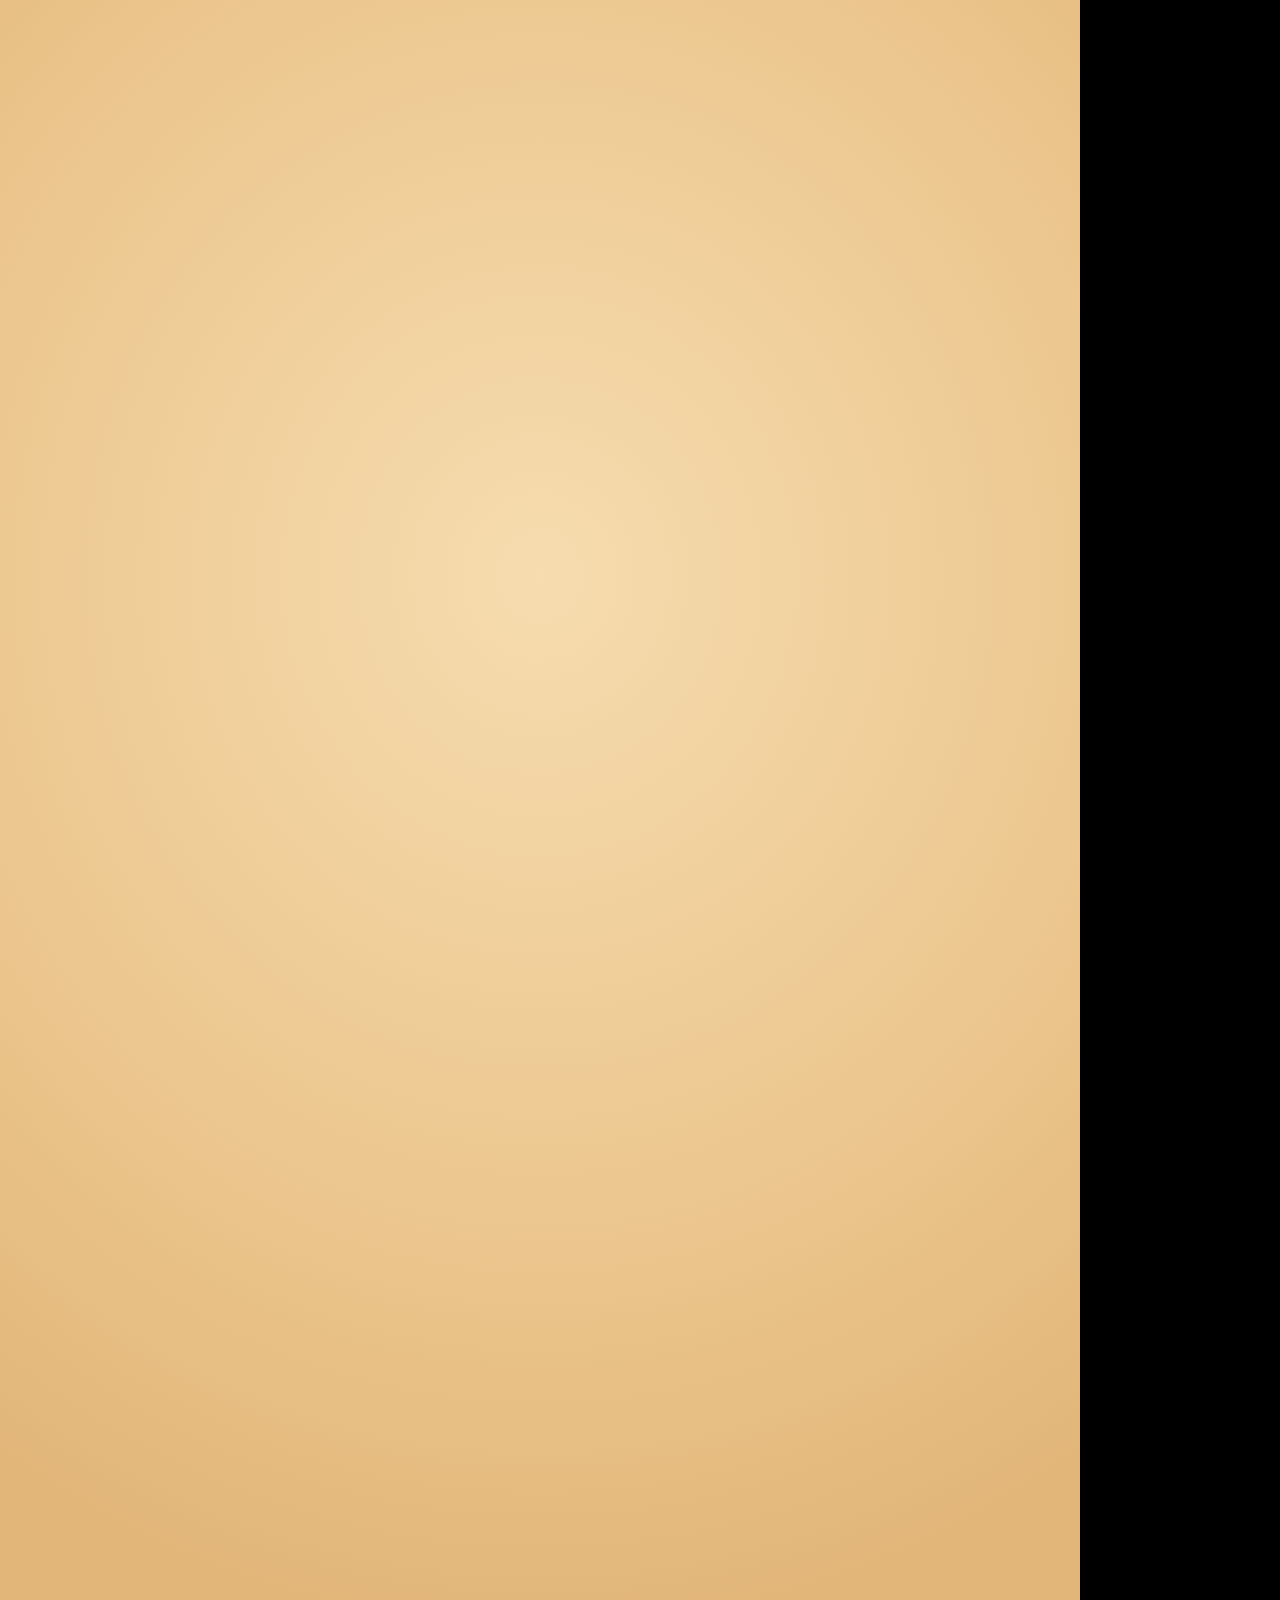
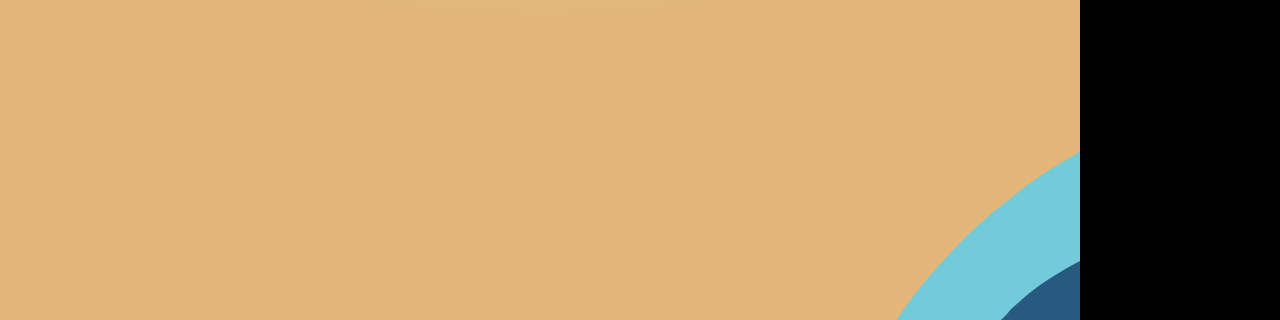
<file: promo/comp-v4.html>
<!doctype html>
<html lang="zh-CN">
<head>
<meta charset="utf-8">
<title>Contexta 30s · 竖屏宣传短片 v4（学习伙伴）</title>
<!--
  30 秒 1080×1920 竖屏短片 v4。每一帧都是时间 t 的纯函数：window.__seek(t)。
  主角是小程序里的免费学习伙伴「读书机器人」，其他伙伴客串；角色均为 contexta-server 素材包里的分层 SVG。
  故事：猛背 evidence 37 遍 → 论文里它是动词，当场懵掉 → 大家都这样 → 「不是没背，是没在语境里见过它」→
  小程序做一道语境题（约 3.5 秒，全片唯一的产品画面）→ 再遇见：论文、实验记录、数据里都认得 → 伙伴们 → 落版。
  英文句子与词义取自 contexta-server 本地库中已审核的 evidence / analyze 内容；场景画面为宣传绘制的示意。
  预览：浏览器打开本文件并加 ?play。
-->
<style>
@font-face { font-family: "Satoshi"; src: url("../assets/fonts/satoshi-latin-500-normal.woff2"); font-weight: 500; }
@font-face { font-family: "Satoshi"; src: url("../assets/fonts/satoshi-latin-700-normal.woff2"); font-weight: 700; }
@font-face { font-family: "Satoshi"; src: url("../assets/fonts/satoshi-latin-900-normal.woff2"); font-weight: 900; }
@font-face { font-family: "Tsanger YuYang"; src: url("fonts/tsanger-yuyang-400.subset.woff2"); font-weight: 400; }
@font-face { font-family: "Tsanger YuYang"; src: url("fonts/tsanger-yuyang-700.subset.woff2"); font-weight: 700; }
@font-face { font-family: "Libre Baskerville"; src: url("fonts/librebaskerville-LibreBaskerville.ttf"); font-weight: 400 700; }
@font-face { font-family: "Libre Baskerville"; src: url("fonts/librebaskerville-LibreBaskerville-Italic.ttf"); font-weight: 400 700; font-style: italic; }
@font-face { font-family: "Caveat"; src: url("fonts/caveat-Caveat.ttf"); font-weight: 400 700; }

:root {
  --ink: #1f2a33; --ivory: #fcf9e8; --canvas: #252825; --night: #1c1f1c;
  --sun: #f2b544; --red: #e5484d; --green: #7bc7a4; --violet: #9a90ba;
  --cn: "Tsanger YuYang", "PingFang SC", sans-serif;
  --en: "Satoshi", "Helvetica Neue", sans-serif;
  --serif: "Libre Baskerville", Georgia, serif;
  --hand: "Caveat", "Tsanger YuYang", cursive;
}
* { box-sizing: border-box; margin: 0; padding: 0; }
html, body { width: 1080px; height: 1920px; overflow: hidden; background: #000; }
body { font-family: var(--cn); color: var(--ink); -webkit-font-smoothing: antialiased; }
#frame { position: relative; width: 1080px; height: 1920px; overflow: hidden; background: var(--night); }
#shake { position: absolute; inset: 0; }
.scene { position: absolute; inset: 0; overflow: hidden; display: none; }
.abs { position: absolute; }

/* 学习伙伴：分层 SVG，眼睛与手绕各自的转轴变换 */
.buddy { position: absolute; left: 0; top: 0; transform-origin: 50% 100%; }
.buddy img { position: absolute; inset: 0; width: 100%; height: 100%; display: block; }
.buddy .add { position: absolute; }

/* 贴纸字幕 */
.sticker { position: absolute; left: 0; width: 1080px; text-align: center; font: 700 92px/1.18 var(--cn); color: #fff; letter-spacing: .01em; visibility: hidden; white-space: nowrap; }
.sticker em { font-style: normal; }
.sticker .en { font-family: var(--en); font-weight: 900; }

/* 1. 猛背 */
#s-cram { background: radial-gradient(90% 55% at 50% 30%, #f6dcaf 0%, #ecc78f 60%, #e2b679 100%); }
.fcard { position: absolute; left: 160px; top: 430px; width: 760px; height: 470px; border-radius: 44px; background: #fffdf6; box-shadow: 0 28px 0 -6px rgba(31,42,51,.12), 0 40px 80px -30px rgba(80,50,10,.45); display: flex; flex-direction: column; align-items: center; justify-content: center; gap: 22px; }
.fcard .w { font: 900 138px/1 var(--en); letter-spacing: -.02em; color: var(--ink); }
.fcard .m { font: 700 64px/1 var(--cn); color: #6b5a3c; }
.fcard .m i { font: 900 58px/1 var(--en); font-style: normal; margin-right: 18px; color: #a0896a; }
.fcard .sweep { position: absolute; inset: 0; border-radius: 44px; background: linear-gradient(100deg, transparent 30%, rgba(255,255,255,.9) 50%, transparent 70%); opacity: 0; }
.badge { position: absolute; right: -46px; top: -58px; min-width: 190px; height: 132px; padding: 0 30px; border-radius: 70px; background: var(--red); color: #fff; font: 900 82px/132px var(--en); text-align: center; box-shadow: 0 10px 0 #b8323a; transform-origin: 50% 50%; }
.spark { position: absolute; width: 90px; height: 90px; }
.spark path { fill: #fff; }

/* 2. 论文 */
#s-paper { background: #f4efe2; }
#paper-cam { position: absolute; left: 0; top: 0; width: 1080px; height: 1920px; transform-origin: 0 0; }
#paper-cam .rule { position: absolute; left: 0; right: 0; height: 2px; background: rgba(43,42,38,.07); }
.pp-kick { position: absolute; left: 100px; top: 540px; font: 700 26px/1 var(--en); letter-spacing: .28em; color: #a8452b; }
.pp-title { position: absolute; left: 100px; top: 590px; width: 880px; font: italic 400 60px/1.2 var(--serif); color: #2b2a26; }
.pp-body { position: absolute; left: 100px; top: 800px; width: 880px; font: 400 50px/1.62 var(--serif); color: #2b2a26; }
.pp-body .gray { color: rgba(43,42,38,.32); }
.tw { position: relative; display: inline-block; }
.mk { position: absolute; left: -8px; right: -8px; top: 10%; bottom: 4%; border-radius: 8px; background: #ffd84a; transform-origin: 0 50%; z-index: -1; }
.hand-note { position: absolute; font: 700 76px/1 var(--hand); color: #c4322b; white-space: nowrap; }
#pp-note { padding: 10px 22px 14px; border-radius: 14px; background: #fff8dc; box-shadow: 0 10px 24px -12px rgba(43,42,38,.45); font-size: 64px; }
#pp-under { position: absolute; overflow: visible; }
#pp-under path { fill: none; stroke: #c4322b; stroke-width: 7; stroke-linecap: round; }
#pp-dim { position: absolute; inset: 0; background: rgba(28,31,28,.55); }
.qmark { position: absolute; font: 900 150px/1 var(--en); color: #fff; }

/* 3. 加载 */
#s-load { background: var(--night); }
.ld-label { position: absolute; left: 0; width: 1080px; top: 640px; text-align: center; font: 700 70px/1 var(--cn); color: var(--ivory); }
.ld-bar { position: absolute; left: 190px; top: 780px; width: 700px; height: 64px; border-radius: 40px; border: 6px solid var(--ivory); padding: 8px; }
.ld-fill { height: 100%; border-radius: 30px; background: var(--sun); width: 0; }
.ld-pct { position: absolute; left: 0; width: 1080px; top: 900px; text-align: center; font: 900 120px/1 var(--en); color: var(--sun); }

/* 4. 你也这样 */
.panel { position: absolute; inset: 0; visibility: hidden; overflow: hidden; }

/* 5. 大字 */
#s-type { background: var(--canvas); }
.big { position: absolute; left: 0; width: 1080px; text-align: center; font: 700 120px/1 var(--cn); color: var(--ivory); }
.big.hot { font-size: 210px; color: var(--sun); }

/* 6. 小程序 */
#s-app { background: radial-gradient(80% 50% at 50% 55%, #323632 0%, #252825 60%, #1c1f1c 100%); }
.app-name { position: absolute; left: 0; width: 1080px; top: 170px; text-align: center; font: 700 104px/1 var(--cn); color: var(--ivory); }
.app-sub { position: absolute; left: 0; width: 1080px; top: 310px; text-align: center; font: 400 50px/1 var(--cn); color: #c7cbc4; }
.phone { position: absolute; left: 190px; top: 480px; width: 700px; height: 1300px; border-radius: 96px; background: #111311; padding: 22px; box-shadow: 0 60px 120px -40px rgba(0,0,0,.9); }
.phone .scr { position: relative; width: 100%; height: 100%; border-radius: 76px; background: #252825; overflow: hidden; padding: 120px 44px 40px; color: #f3f4ef; }
.phone .meta { display: flex; justify-content: space-between; font: 700 30px/1 var(--cn); color: #b8b0d4; }
.phone .meta span:last-child { color: #a5aca3; font-weight: 400; }
.phone .snip { margin-top: 44px; font: 500 42px/1.5 var(--en); color: #c7cbc4; }
.phone .snip b { color: #fff; font-weight: 900; background: linear-gradient(180deg, transparent 68%, rgba(154,144,186,.6) 68%); }
.phone .ask { margin-top: 40px; font: 700 44px/1.4 var(--cn); }
.phone .ask i { font: 900 44px/1 var(--en); font-style: normal; color: #b8b0d4; }
.phone .opts { position: absolute; left: 44px; right: 44px; top: 660px; display: grid; grid-template-columns: 1fr 1fr; gap: 22px; }
.phone .opt { position: relative; height: 118px; border-radius: 28px; border: 3px solid #687068; display: flex; align-items: center; justify-content: center; gap: 12px; font: 700 48px/1 var(--cn); background: #2e312e; }
.phone .opt svg { width: 44px; height: 44px; fill: none; stroke: currentColor; stroke-width: 3.2; stroke-linecap: round; stroke-linejoin: round; }
.phone .ripple { position: absolute; width: 130px; height: 130px; border-radius: 50%; background: rgba(255,255,255,.35); left: 50%; top: 50%; margin: -65px 0 0 -65px; opacity: 0; }
.phone .prog { position: absolute; left: 44px; right: 44px; bottom: 56px; display: flex; align-items: center; gap: 18px; font: 400 30px/1 var(--cn); color: #a5aca3; }
.phone .dots { display: flex; gap: 14px; }
.phone .dot { width: 22px; height: 22px; border-radius: 50%; background: #4b504b; }
.phone .dot.on { background: #b8b0d4; }
.phone .fb { position: absolute; left: 24px; right: 24px; bottom: 130px; padding: 34px 36px; border-radius: 40px; background: #2f3a33; border: 3px solid rgba(123,199,164,.45); }
.phone .fb .v { display: flex; align-items: center; gap: 16px; font: 700 52px/1 var(--cn); color: var(--green); }
.phone .fb .v svg { width: 56px; height: 56px; fill: none; stroke: currentColor; stroke-width: 3.4; stroke-linecap: round; stroke-linejoin: round; }
.phone .fb p { margin-top: 22px; font: 400 36px/1.5 var(--cn); color: #dfe3dc; }
.phone .fb p i { font: 900 36px/1 var(--en); font-style: normal; color: #fff; }

/* 7. 实验记录 */
#s-lab { background-color: #eef0e4; background-image: linear-gradient(#d9dccb 2px, transparent 2px), linear-gradient(90deg, #d9dccb 2px, transparent 2px); background-size: 54px 54px; }
.strip { position: absolute; left: 70px; top: 600px; width: 940px; padding: 54px 56px; background: #fffef8; box-shadow: 0 18px 40px -20px rgba(0,0,0,.35); font: 500 52px/1.5 var(--en); color: #26302a; transform: rotate(-2deg); }
.tape { position: absolute; width: 190px; height: 64px; background: rgba(242,181,68,.55); }

/* 8. 数据 */
#s-data { background: radial-gradient(90% 60% at 50% 30%, #4a4366 0%, #3b3552 60%, #2c2840 100%); }
#plot { position: absolute; left: 110px; top: 330px; width: 860px; height: 460px; overflow: visible; }
.dt-sent { position: absolute; left: 100px; top: 870px; width: 880px; font: 400 52px/1.6 var(--serif); color: #f1eef8; }
.dt-sent .gray { color: rgba(241,238,248,.4); }
.lens { position: absolute; left: 0; top: 0; width: 330px; height: 330px; overflow: visible; }

/* 9. 伙伴 */
#s-crew { background: var(--ivory); }
.tile { position: absolute; width: 300px; height: 300px; border-radius: 48px; overflow: hidden; }

/* 10. 赢 */
#s-win { background: radial-gradient(90% 55% at 50% 30%, #f6dcaf 0%, #ecc78f 60%, #e2b679 100%); }
.fcard2 { position: absolute; left: 160px; top: 520px; width: 760px; height: 560px; border-radius: 44px; background: #fffdf6; box-shadow: 0 28px 0 -6px rgba(31,42,51,.12), 0 40px 80px -30px rgba(80,50,10,.45); padding: 70px 70px; }
.fcard2 .w { font: 900 120px/1 var(--en); letter-spacing: -.02em; color: var(--ink); }
.fcard2 .row { margin-top: 44px; display: flex; align-items: center; gap: 22px; font: 700 58px/1 var(--cn); color: #4b3f2b; }
.fcard2 .row i { font: 900 54px/1 var(--en); font-style: normal; color: #a0896a; width: 70px; }
.fcard2 .row svg { width: 64px; height: 64px; fill: none; stroke: #3a9b6d; stroke-width: 4; stroke-linecap: round; stroke-linejoin: round; }
.x37 { position: absolute; right: -40px; top: -60px; height: 132px; padding: 0 30px; border-radius: 70px; background: #9b9384; color: #fff; font: 900 82px/132px var(--en); }
.x37 .strike { position: absolute; left: 14px; right: 14px; top: 60px; height: 12px; border-radius: 6px; background: var(--red); transform-origin: 0 50%; }
#confetti { position: absolute; inset: 0; overflow: visible; }

/* 11. 落版 */
#s-end { background: var(--ivory); }
.end-name { position: absolute; left: 0; width: 1080px; top: 540px; text-align: center; font: 700 128px/1.28 var(--cn); color: var(--ink); }
.end-line { position: absolute; left: 0; width: 1080px; top: 920px; text-align: center; font: 400 50px/1 var(--cn); color: #59605a; }
#flash { position: absolute; inset: 0; background: #fff; opacity: 0; pointer-events: none; }
</style>
</head>
<body>
<div id="frame">
<div id="shake">
  <section class="scene" id="s-cram">
    <div class="fcard" id="fcard"><p class="w">evidence</p><p class="m"><i>n.</i>证据</p><div class="sweep"></div><div class="badge" id="badge">×1</div></div>
  </section>

  <section class="scene" id="s-paper">
    <div id="paper-cam">
      <p class="pp-kick">PHONOLOGY · FIELD REPORT</p>
      <h2 class="pp-title">Three generations, one shifting sound</h2>
      <p class="pp-body" id="pp-body"></p>
      <svg id="pp-under"><path id="pp-under-path"/></svg>
      <p class="hand-note" id="pp-note">v. 证实；表明</p>
    </div>
    <div id="pp-dim"></div>
  </section>

  <section class="scene" id="s-load">
    <p class="ld-label">大脑加载中…</p>
    <div class="ld-bar"><div class="ld-fill" id="ld-fill"></div></div>
    <p class="ld-pct" id="ld-pct">0%</p>
  </section>

  <section class="scene" id="s-metoo"></section>

  <section class="scene" id="s-type">
    <p class="big" id="ty1" style="top:560px">不是没背，</p>
    <p class="big" id="ty2" style="top:790px">是没在</p>
    <p class="big hot" id="ty3" style="top:960px">语境里</p>
    <p class="big" id="ty4" style="top:1240px">见过它。</p>
  </section>

  <section class="scene" id="s-app">
    <p class="app-name" id="app-name">微信小程序</p>
    <p class="app-sub" id="app-sub">把单词放回真实句子里练</p>
    <div class="phone" id="phone"><div class="scr" id="scr">
      <p class="meta"><span>学术阅读词汇</span><span>判断题</span></p>
      <p class="snip">…audio archives from elderly community members <b>evidence</b> notable phonological shifts…</p>
      <p class="ask">这里的 <i>evidence</i> 作动词，意为“证实”？</p>
      <div class="opts"><div class="opt" id="opt-yes"><svg viewBox="0 0 24 24" id="opt-check" style="display:none"><path d="m5 12.5 4.5 4.5L19 7.5"/></svg>对<i class="ripple" id="ripple"></i></div><div class="opt" id="opt-no">错</div></div>
      <div class="fb" id="fb"><p class="v"><svg viewBox="0 0 24 24"><path d="m5 12.5 4.5 4.5L19 7.5"/></svg>答对了</p><p><i>evidence</i> 在这里作动词：证实；表明。</p></div>
      <div class="prog"><span class="dots"><i class="dot on"></i><i class="dot on"></i><i class="dot on"></i><i class="dot" id="dot4"></i></span><span id="pn">题组 3 / 4</span></div>
    </div></div>
  </section>

  <section class="scene" id="s-lab">
    <div class="strip" id="strip">Before publishing their project findings, the team will <span class="tw" id="lab-w"><i class="mk" id="lab-mk" style="background:#c9e36a"></i>analyze</span> the water samples to detect chemical traces.
      <i class="tape" style="left:-40px;top:-30px;transform:rotate(-14deg)"></i><i class="tape" style="right:-40px;bottom:-26px;transform:rotate(-10deg)"></i></div>
    <p class="hand-note" id="lab-note" style="color:#2f6b3d">仔细分析！</p>
  </section>

  <section class="scene" id="s-data">
    <svg id="plot" viewBox="0 0 860 520"></svg>
    <p class="dt-sent" id="dt-sent"><span class="gray">…yet the preliminary data provided little empirical</span> <span class="tw" id="dt-w">evidence</span> <span class="gray">to support the original hypothesis.</span></p>
    <svg class="lens" id="mag" viewBox="0 0 330 330"><circle cx="140" cy="140" r="112" fill="rgba(255,255,255,.12)" stroke="#fcf9e8" stroke-width="18"/><path d="M222 222 L312 312" stroke="#fcf9e8" stroke-width="34" stroke-linecap="round"/></svg>
  </section>

  <section class="scene" id="s-crew"></section>

  <section class="scene" id="s-win">
    <div class="fcard2" id="fcard2">
      <p class="w">evidence</p>
      <p class="row" id="row1"><i>n.</i>证据<svg viewBox="0 0 24 24"><path d="m5 12.5 4.5 4.5L19 7.5"/></svg></p>
      <p class="row" id="row2"><i>v.</i>证实；表明<svg viewBox="0 0 24 24"><path d="m5 12.5 4.5 4.5L19 7.5"/></svg></p>
      <div class="x37" id="x37">×37<i class="strike" id="x37s"></i></div>
    </div>
    <svg id="confetti" viewBox="0 0 1080 1920"></svg>
  </section>

  <section class="scene" id="s-end">
    <p class="end-name" id="end-name">一个单词，<br>一次语境练习。</p>
    <p class="end-line" id="end-line">选一个词，做完它的语境题组</p>
  </section>

  <div id="caps"></div>
</div>
<div id="flash"></div>
</div>

<script src="buddies/buddies.js"></script>
<script>
(() => {
  const $ = (s, r = document) => r.querySelector(s)
  const NS = 'http://www.w3.org/2000/svg'
  const svgEl = (tag, attrs, parent) => { const e = document.createElementNS(NS, tag); for (const k in attrs) e.setAttribute(k, attrs[k]); if (parent) parent.appendChild(e); return e }
  const clamp = (v, a = 0, b = 1) => Math.min(b, Math.max(a, v))
  const lerp = (a, b, u) => a + (b - a) * u
  const seg = (t, a, b) => clamp((t - a) / (b - a))
  const outExpo = (u) => (u >= 1 ? 1 : 1 - Math.pow(2, -10 * u))
  const outCubic = (u) => 1 - Math.pow(1 - u, 3)
  const inOut = (u) => (u < 0.5 ? 4 * u ** 3 : 1 - Math.pow(-2 * u + 2, 3) / 2)
  const outBack = (u, s = 1.7) => 1 + (s + 1) * Math.pow(u - 1, 3) + s * Math.pow(u - 1, 2)
  const spring = (u, z = 0.4, w = 18) => (u <= 0 ? 0 : 1 - Math.exp(-z * w * u) * Math.cos(w * Math.sqrt(1 - z * z) * u))
  const rng = (seed) => () => { seed |= 0; seed = (seed + 0x6d2b79f5) | 0; let x = Math.imul(seed ^ (seed >>> 15), 1 | seed); x = (x + Math.imul(x ^ (x >>> 7), 61 | x)) ^ x; return ((x ^ (x >>> 14)) >>> 0) / 4294967296 }
  const vis = (el, on) => { el.style.visibility = on ? 'visible' : 'hidden' }
  const show = (el, on) => { el.style.display = on ? 'block' : 'none' }
  const BEAT = 0.5

  // 场景时间表（与 audio-v4.py 一致）
  const SC = {
    cram: [0, 3.5], paper1: [3.5, 7.5], load: [7.5, 9.0], metoo: [9.0, 11.0], type: [11.0, 13.0],
    app: [13.0, 16.5], paper2: [16.5, 18.5], lab: [18.5, 20.25], data: [20.25, 22.25], crew: [22.25, 24.75], win: [24.75, 27.0], end: [27.0, 30.0],
  }
  const inSc = (t, k) => t >= SC[k][0] && t < SC[k][1]

  // ================= 学习伙伴 =================
  const C = 1254
  function makeBuddy(key, size, parent) {
    const def = window.BUDDIES[key]
    const el = document.createElement('div')
    el.className = 'buddy'
    el.style.width = el.style.height = size + 'px'
    const eyes = [], hands = []
    def.layers.forEach((l) => {
      const img = document.createElement('img')
      img.src = l.file
      img.style.transformOrigin = `${(l.px / C) * 100}% ${(l.py / C) * 100}%`
      el.appendChild(img)
      if (l.role === 'eye') eyes.push(img)
      if (l.role === 'hand') hands.push({ img, side: l.side })
    })
    parent.appendChild(el)
    const k = size / C
    const b = { el, def, size, eyes, hands, corner: def.corner }
    // 角落探头：u=0 在画外，u=1 完全探出；s 为整体缩放，bounce 为底部压缩回弹
    b.set = ({ u = 1, W = 1080, H = 1920, dx = 0, dy = 0, s = 1, r = 0, sq = 0, blink = 1, eyeS = 1, ex = 0, ey = 0, hand = 0, handY = 0, op = 1, corner = b.corner } = {}) => {
      const left = corner.endsWith('left') ? 0 : W - size
      const top = corner.startsWith('top') ? 0 : H - size
      const sx = corner.endsWith('left') ? -1 : 1
      const off = (1 - u) * size * 0.55
      el.style.transform = `translate(${left + sx * off + dx}px, ${top + off + dy}px) rotate(${r}deg) scale(${s * (1 + sq * 0.6)}, ${s * (1 - sq)})`
      el.style.opacity = op
      eyes.forEach((e) => { e.style.transform = `translate(${ex * k}px, ${ey * k}px) scale(${eyeS}, ${eyeS * blink})` })
      hands.forEach(({ img, side }) => { img.style.transform = `translateY(${handY * k}px) rotate(${(side === 'left' ? -1 : 1) * hand}deg)` })
    }
    // 在画布坐标 (cx, cy) 处挂一个附加元素（汗滴、问号等）
    b.add = (node, cx, cy, w) => { node.classList.add('add'); node.style.left = (cx * k - w / 2) + 'px'; node.style.top = (cy * k - w / 2) + 'px'; node.style.width = w + 'px'; el.appendChild(node); return node }
    return b
  }
  // 眨眼：在 at 时刻眨一次
  const blinkAt = (t, ...ats) => { let v = 1; ats.forEach((a) => { const d = Math.abs(t - a); if (d < 0.09) v = Math.min(v, 0.1 + 0.9 * (d / 0.09)) }); return v }

  // ================= 贴纸字幕 =================
  const outline = (w, c) => Array.from({ length: 28 }, (_, i) => { const a = (i / 28) * Math.PI * 2; return `${(Math.cos(a) * w).toFixed(1)}px ${(Math.sin(a) * w).toFixed(1)}px 0 ${c}` }).join(',') + `, 0 ${w + 8}px 0 ${c}`
  const capsEl = $('#caps')
  function sticker(html, { y, size = 92, color = '#fff', stroke = '#1f2a33', w = 12, rot = -2, t0, t1 }) {
    const el = document.createElement('p')
    el.className = 'sticker'
    el.innerHTML = html
    el.style.top = y + 'px'
    el.style.fontSize = size + 'px'
    el.style.color = color
    el.style.textShadow = outline(w, stroke)
    capsEl.appendChild(el)
    return { el, t0, t1, rot }
  }
  function drawSticker(s, t) {
    const on = t >= s.t0 && t < s.t1
    vis(s.el, on)
    if (!on) return
    const u = seg(t, s.t0, s.t0 + 0.32)
    const sc = 0.35 + 0.65 * outBack(u, 2.6)
    const wob = Math.sin((t - s.t0) * 5) * 0.8
    s.el.style.transform = `rotate(${s.rot + wob * (1 - u * 0.5)}deg) scale(${sc})`
    s.el.style.opacity = seg(t, s.t0, s.t0 + 0.06)
  }
  const CAPS = [
    sticker('考前猛背中', { y: 170, t0: 0.15, t1: 2.5, rot: -3 }),
    sticker('稳了。', { y: 150, size: 150, t0: 2.5, t1: 3.5, rot: -4, color: '#fff7d6' }),
    sticker('然后，在论文里遇见它——', { y: 150, size: 76, t0: 3.6, t1: 5.5, rot: -2 }),
    sticker('录音档案<em style="color:#ff6b6b">证据</em>了……<br>语音演变？？', { y: 130, size: 96, t0: 5.55, t1: 7.5, rot: 2 }),
    sticker('背的时候：认识', { y: 520, size: 104, t0: 9.0, t1: 9.66, rot: -3 }),
    sticker('读的时候：你谁？', { y: 520, size: 104, t0: 9.66, t1: 10.33, rot: 3 }),
    sticker('我也是 <span class="en">+1</span>', { y: 520, size: 120, t0: 10.33, t1: 11.0, rot: -2 }),
    sticker('再遇见它：<em style="color:#ffd84a">秒懂</em>。', { y: 150, size: 104, t0: 16.6, t1: 18.5, rot: -2 }),
    sticker('实验记录：也看得懂。', { y: 190, size: 92, t0: 18.6, t1: 20.25, rot: 2 }),
    sticker('它当名词？', { y: 170, size: 104, t0: 20.35, t1: 21.15, rot: -2 }),
    sticker('证据？这我熟。', { y: 170, size: 104, t0: 21.15, t1: 22.25, rot: 2, color: '#ffe28a' }),
    sticker('还有学习伙伴陪你练', { y: 250, size: 92, t0: 22.35, t1: 24.75, rot: -2, color: '#ffffff' }),
    sticker('背过的词，<br>换个句子也认得。', { y: 150, size: 100, t0: 24.85, t1: 27.0, rot: -2 }),
  ]

  // ================= 1. 猛背 =================
  const sCram = $('#s-cram'), fcard = $('#fcard'), badge = $('#badge'), sweep = $('.sweep', fcard)
  const robotCram = makeBuddy('robot-free', 1200, sCram)
  const sparks = [[150, 330, 1], [930, 300, 0.8], [880, 960, 0.7], [210, 980, 0.9]].map(([x, y, s]) => {
    const sv = svgEl('svg', { class: 'spark', viewBox: '0 0 40 40' }, sCram)
    svgEl('path', { d: 'M20 0 C22 14 26 18 40 20 C26 22 22 26 20 40 C18 26 14 22 0 20 C14 18 18 14 20 0Z' }, sv)
    sv.style.left = (x - 45) + 'px'; sv.style.top = (y - 45) + 'px'
    return { sv, s }
  })
  // 第 n 遍：0.45 秒起越背越快，2.35 秒到第 37 遍
  const countAt = (t) => 1 + Math.floor(36 * Math.pow(seg(t, 0.45, 2.35), 1.8))

  function drawCram(t) {
    const on = inSc(t, 'cram')
    show(sCram, on)
    if (!on) return
    const n = countAt(t)
    badge.textContent = '×' + n
    // 每背一遍：卡片轻跳、高光扫过
    const tick = (n - 1) % 2
    const since = (() => { let a = t; while (a > 0.45 && countAt(a - 0.01) === n) a -= 0.01; return t - a })()
    const pulse = n > 1 && t < 2.5 ? Math.exp(-since * 18) : 0
    const enter = outBack(seg(t, 0.05, 0.4), 1.6)
    const smug = seg(t, 2.5, 2.7)
    const cardS = (0.6 + 0.4 * enter) * (1 + pulse * 0.05) * (1 + 0.06 * outBack(smug, 3))
    fcard.style.transform = `translateY(${(1 - enter) * 160}px) rotate(${-3 + (tick ? 1.2 : -1.2) * pulse}deg) scale(${cardS})`
    fcard.style.opacity = seg(t, 0.05, 0.15)
    sweep.style.opacity = pulse
    sweep.style.transform = `translateX(${(1 - pulse) * 400 - 200}px)`
    const bp = n === 37 ? outBack(seg(t, 2.32, 2.6), 3) : 0
    badge.style.transform = `scale(${1 + pulse * 0.12 + bp * 0.35}) rotate(${bp * 8}deg)`
    // 机器人：边翻书边点头；第 37 遍后眯眼得意
    const bob = Math.sin(t * Math.PI * 4) * 0.5 + 0.5
    robotCram.set({
      u: outBack(seg(t, 0, 0.45), 1.4), dx: 60, dy: 0,
      sq: t < 2.5 ? bob * 0.025 : -0.03 * Math.exp(-(t - 2.5) * 6),
      hand: t < 2.4 ? (bob - 0.5) * 10 : 0, handY: t < 2.4 ? -bob * 30 : -20,
      blink: t < 2.5 ? blinkAt(t, 1.3) : lerp(1, 0.28, outCubic(smug)),
      ex: t < 2.5 ? -20 : 0, ey: t < 2.5 ? -40 : -10,
    })
    sparks.forEach(({ sv, s }, i) => {
      const u = seg(t, 2.52 + i * 0.06, 2.9 + i * 0.06)
      const sc = s * Math.sin(u * Math.PI)
      sv.style.transform = `scale(${sc * 1.4}) rotate(${u * 90}deg)`
      sv.style.opacity = u > 0 && u < 1 ? 1 : 0
    })
  }

  // ================= 2. 论文（3.5–7.5 懵；16.5–18.5 秒懂）=================
  const sPaper = $('#s-paper'), cam = $('#paper-cam'), ppBody = $('#pp-body'), ppNote = $('#pp-note')
  for (let i = 0; i < 26; i++) { const r = document.createElement('i'); r.className = 'rule'; r.style.top = (180 + i * 66) + 'px'; cam.prepend(r) }
  const P1 = 'The field linguist noted that audio archives from elderly community members'
  const P2 = 'notable phonological shifts across three successive generations.'
  ppBody.innerHTML = `<span class="gray">${P1}</span> <span class="tw" id="pp-w"><i class="mk" id="pp-mk"></i>evidence</span> <span class="gray">${P2}</span>`
  const ppW = $('#pp-w'), ppMk = $('#pp-mk')
  const underSvg = $('#pp-under'), underPath = $('#pp-under-path')
  const robotPaper = makeBuddy('robot-free', 760, sPaper)
  const robotHuh = makeBuddy('robot-free', 1150, sPaper)
  const sweat = robotHuh.add(document.createElement('div'), 1110, 360, 90)
  sweat.innerHTML = '<svg viewBox="0 0 30 40"><path d="M15 2 C20 14 27 20 27 27 A12 12 0 0 1 3 27 C3 20 10 14 15 2Z" fill="#8fd3ff" stroke="#1f2a33" stroke-width="2.4"/></svg>'
  const qmarks = [[170, 640, -14], [880, 560, 12], [280, 1020, 8]].map(([x, y, r]) => { const q = document.createElement('p'); q.className = 'qmark'; q.textContent = '?'; q.style.textShadow = outline(10, '#1f2a33'); q.style.left = x + 'px'; q.style.top = y + 'px'; sPaper.appendChild(q); return { q, r } })
  let WORD = { x: 540, y: 960, w: 200, h: 60 }

  function camTo(z, fx, fy) {
    // 把页面坐标 (fx, fy) 放到画面中心偏上处，并缩放 z 倍
    cam.style.transform = `translate(${540 - fx * z}px, ${900 - fy * z}px) scale(${z})`
  }
  function drawPaper(t) {
    const first = inSc(t, 'paper1'), again = inSc(t, 'paper2')
    show(sPaper, first || again)
    if (!(first || again)) return
    const wx = WORD.x + WORD.w / 2, wy = WORD.y + WORD.h / 2
    if (first) {
      const huh = t >= 5.5
      const push = inOut(seg(t, 3.55, 5.4))
      const z = huh ? 1.75 + 0.03 * Math.sin((t - 5.5) * 30) * Math.exp(-(t - 5.5) * 5) : lerp(1, 1.4, push)
      const f = huh ? 1 : push
      camTo(z, lerp(540, wx, f), lerp(1000, wy, f))
      ppMk.style.transform = `scaleX(${outCubic(seg(t, 4.3, 4.7))})`
      ppMk.style.background = huh ? '#ff8a7a' : '#ffd84a'
      ppNote.style.opacity = 0; underSvg.style.opacity = 0
      ppBody.querySelectorAll('.gray').forEach((g) => { g.style.opacity = 1 })
      $('#pp-dim').style.opacity = huh ? 0.4 + 0.6 * seg(t, 5.5, 5.65) : 0
      vis(robotPaper.el, !huh); vis(robotHuh.el, huh)
      robotPaper.set({ u: outBack(seg(t, 3.9, 4.35), 1.4), dx: 150, dy: 40, r: -6, ex: -60, ey: -50, blink: blinkAt(t, 5.0) })
      if (huh) {
        const h = t - 5.5
        const jolt = spring(seg(t, 5.5, 6.3))
        robotHuh.set({ u: 1, dx: 40 + Math.sin(h * 60) * 10 * Math.exp(-h * 3), dy: lerp(400, 80, jolt), eyeS: 1 + 0.45 * outBack(seg(t, 5.55, 5.8), 3), ex: Math.sin(h * 16) * 22, ey: -10, blink: 1 })
        sweat.style.transform = `translateY(${seg(t, 6.0, 7.3) * 120}px)`
        sweat.style.opacity = seg(t, 5.9, 6.0) * (1 - seg(t, 7.1, 7.3))
      }
      qmarks.forEach(({ q, r }, i) => {
        const u = seg(t, 5.75 + i * 0.22, 6.05 + i * 0.22)
        q.style.opacity = u > 0 ? 1 : 0
        q.style.transform = `scale(${outBack(u, 3)}) rotate(${r + Math.sin(t * 6 + i) * 6}deg)`
      })
    } else {
      const s = t - 16.5
      camTo(1.4, wx, wy)
      ppMk.style.transform = 'scaleX(1)'
      ppBody.querySelectorAll('.gray').forEach((g) => { g.style.opacity = lerp(1, 0.35, seg(t, 16.75, 17.0)) })
      ppMk.style.background = '#ffd84a'
      underSvg.style.opacity = 1
      underPath.style.strokeDashoffset = 100 * (1 - outCubic(seg(t, 16.75, 17.05)))
      ppNote.style.opacity = seg(t, 16.95, 17.05)
      ppNote.style.transform = `rotate(-5deg) scale(${0.6 + 0.4 * outBack(seg(t, 16.95, 17.3), 2.4)})`
      vis(robotPaper.el, true); vis(robotHuh.el, false)
      robotPaper.set({ u: outBack(seg(t, 16.5, 16.85), 1.4), dx: 150, dy: 40, r: -6, ex: -40, ey: -50, blink: s > 0.5 ? lerp(1, 0.3, outCubic(seg(t, 17.1, 17.25))) : 1, sq: -0.04 * Math.exp(-Math.max(0, t - 17.1) * 6) * (t > 17.1 ? 1 : 0) })
      qmarks.forEach(({ q }) => { q.style.opacity = 0 })
      $('#pp-dim').style.opacity = 0
    }
  }

  // ================= 3. 大脑加载 =================
  const sLoad = $('#s-load'), ldFill = $('#ld-fill'), ldPct = $('#ld-pct')
  const robotLoad = makeBuddy('robot-free', 900, sLoad)
  function drawLoad(t) {
    const on = inSc(t, 'load')
    show(sLoad, on)
    if (!on) return
    const p = Math.round(99 * outCubic(seg(t, 7.6, 8.25)))
    ldFill.style.width = p + '%'
    const stuck = t > 8.3
    ldPct.textContent = p + '%'
    ldPct.style.opacity = stuck ? (Math.floor((t - 8.3) / 0.18) % 2 ? 0.25 : 1) : 1
    ldPct.style.color = stuck ? '#ff6b6b' : '#f2b544'
    // 眼珠转圈
    const a = (t - 7.5) * 14
    robotLoad.set({ u: outBack(seg(t, 7.5, 7.85), 1.4), dx: 100, dy: 60, ex: Math.cos(a) * 26, ey: Math.sin(a) * 26 - 10, r: Math.sin(t * 9) * (stuck ? 2 : 0) })
  }

  // ================= 4. 你也这样 =================
  const sMetoo = $('#s-metoo')
  const METOO = [['american-shorthair-cat', 9.0], ['happy-fox', 9.66], ['panda', 10.33]].map(([key, t0]) => {
    const p = document.createElement('div')
    p.className = 'panel'
    p.style.background = window.BUDDIES[key].bg
    sMetoo.appendChild(p)
    return { p, b: makeBuddy(key, 1250, p), t0 }
  })
  function drawMetoo(t) {
    const on = inSc(t, 'metoo')
    show(sMetoo, on)
    if (!on) return
    METOO.forEach(({ p, b, t0 }, i) => {
      const live = t >= t0 && t < t0 + 0.67
      vis(p, live)
      if (!live) return
      const u = spring(seg(t, t0, t0 + 0.6))
      const look = i === 1 ? Math.sin((t - t0) * 30) * 30 : 0
      b.set({ u: 0.55 + 0.45 * u, dy: 120, s: 1, eyeS: i === 1 ? 1.3 : 1, ex: look, ey: i === 2 ? -30 : 0, blink: i === 0 ? blinkAt(t, t0 + 0.4) : 1, sq: (1 - u) * 0.05 })
    })
  }

  // ================= 5. 不是没背 =================
  const sType = $('#s-type')
  const TY = [['#ty1', 11.0], ['#ty2', 11.6], ['#ty3', 11.95], ['#ty4', 12.4]].map(([s, t0]) => ({ el: $(s), t0 }))
  function drawType(t) {
    const on = inSc(t, 'type')
    show(sType, on)
    if (!on) return
    TY.forEach(({ el, t0 }, i) => {
      const u = seg(t, t0, t0 + 0.28)
      el.style.opacity = u > 0 ? 1 : 0
      const s = lerp(i === 2 ? 2.2 : 1.7, 1, outExpo(u))
      el.style.transform = `scale(${s}) rotate(${i === 2 ? -3 * outBack(u, 3) : 0}deg)`
      el.style.filter = u < 1 ? `blur(${(1 - u) * 10}px)` : ''
    })
  }

  // ================= 6. 小程序：一道语境题 =================
  const sApp = $('#s-app'), phone = $('#phone'), scr = $('#scr')
  const optYes = $('#opt-yes'), optNo = $('#opt-no'), check = $('#opt-check'), ripple = $('#ripple'), fb = $('#fb'), dot4 = $('#dot4'), pn = $('#pn')
  function drawApp(t) {
    const on = inSc(t, 'app')
    show(sApp, on)
    if (!on) return
    const enter = outExpo(seg(t, 13.0, 13.5))
    phone.style.transform = `translateY(${(1 - enter) * 1100}px) rotate(${(1 - enter) * 6}deg)`
    $('#app-name').style.opacity = seg(t, 13.1, 13.3)
    $('#app-name').style.transform = `scale(${0.7 + 0.3 * outBack(seg(t, 13.1, 13.45), 2)})`
    $('#app-sub').style.opacity = seg(t, 13.35, 13.6)
    const tapped = t >= 14.2
    const ru = seg(t, 14.15, 14.55)
    ripple.style.opacity = ru > 0 && ru < 1 ? (1 - ru) : 0
    ripple.style.transform = `scale(${0.3 + ru * 2.2})`
    optYes.style.transform = `scale(${t >= 14.12 && t < 14.3 ? 0.95 : 1})`
    optYes.style.background = tapped ? '#2f4a3c' : '#2e312e'
    optYes.style.borderColor = tapped ? '#7bc7a4' : '#687068'
    optYes.style.color = tapped ? '#7bc7a4' : '#f3f4ef'
    check.style.display = tapped ? 'block' : 'none'
    optNo.style.opacity = tapped ? 0.4 : 1
    const fu = outExpo(seg(t, 14.4, 14.75))
    fb.style.opacity = seg(t, 14.4, 14.5)
    fb.style.transform = `translateY(${(1 - fu) * 120}px)`
    const done = t >= 15.55
    dot4.className = done ? 'dot on' : 'dot'
    dot4.style.transform = `scale(${1 + 0.8 * Math.sin(seg(t, 15.55, 15.85) * Math.PI)})`
    pn.textContent = done ? '题组 4 / 4 · 学完 evidence' : '题组 3 / 4'
    pn.style.color = done ? '#f3f4ef' : '#a5aca3'
  }

  // ================= 7. 实验记录 =================
  const sLab = $('#s-lab'), strip = $('#strip'), labMk = $('#lab-mk'), labNote = $('#lab-note')
  const calf = makeBuddy('calf-scholar', 820, sLab)
  function drawLab(t) {
    const on = inSc(t, 'lab')
    show(sLab, on)
    if (!on) return
    const e = outExpo(seg(t, 18.5, 18.85))
    strip.style.transform = `translateX(${(1 - e) * -900}px) rotate(${-2 - (1 - e) * 8}deg)`
    labMk.style.transform = `scaleX(${outCubic(seg(t, 18.95, 19.3))})`
    labNote.style.opacity = seg(t, 19.25, 19.32)
    labNote.style.transform = `rotate(-4deg) scale(${0.6 + 0.4 * outBack(seg(t, 19.25, 19.55), 2.4)})`
    calf.set({ u: outBack(seg(t, 18.65, 19.05), 1.5), dx: 80, dy: 40, ex: -40, ey: -30, blink: blinkAt(t, 19.75), r: Math.sin(t * 5) * 1.5 })
  }

  // ================= 8. 数据 =================
  const sData = $('#s-data'), plot = $('#plot'), mag = $('#mag'), dtW = $('#dt-w')
  const R8 = rng(31)
  svgEl('line', { x1: 0, y1: 500, x2: 860, y2: 500, stroke: 'rgba(241,238,248,.35)', 'stroke-width': 3 }, plot)
  svgEl('line', { x1: 0, y1: 0, x2: 0, y2: 500, stroke: 'rgba(241,238,248,.35)', 'stroke-width': 3 }, plot)
  const pts = Array.from({ length: 34 }, (_, i) => ({ x: 30 + (i / 33) * 800 + (R8() - 0.5) * 30, y: 260 + (R8() - 0.5) * 380, d: R8() * 0.5 }))
  const ptEls = pts.map((p) => svgEl('circle', { cx: p.x, cy: p.y, r: 11, fill: '#b8b0d4' }, plot))
  const trend = svgEl('path', { d: 'M20 268 C 300 262, 560 274, 840 266', stroke: '#ffd84a', 'stroke-width': 7, fill: 'none', 'stroke-linecap': 'round', pathLength: 100, 'stroke-dasharray': '100 100' }, plot)
  const dog = makeBuddy('dalmatian-detective', 820, sData)
  let DTW = { x: 540, y: 1100, w: 200, h: 80 }
  function drawData(t) {
    const on = inSc(t, 'data')
    show(sData, on)
    if (!on) return
    pts.forEach((p, i) => { const u = outBack(seg(t, 20.3 + p.d * 0.5, 20.55 + p.d * 0.5), 2.5); ptEls[i].setAttribute('r', 11 * u) })
    trend.setAttribute('stroke-dashoffset', 100 * (1 - outCubic(seg(t, 20.5, 21.0))))
    // 放大镜从右侧移到 evidence 上
    const mu = inOut(seg(t, 20.45, 20.95))
    const tx = DTW.x + DTW.w / 2 - 140, ty = DTW.y + DTW.h / 2 - 140
    mag.style.transform = `translate(${lerp(1100, tx, mu)}px, ${lerp(1500, ty, mu)}px) rotate(${(1 - mu) * 30}deg)`
    const hit = outBack(seg(t, 20.95, 21.25), 3)
    dtW.style.transform = `scale(${1 + 0.12 * hit})`
    dtW.style.color = t > 20.95 ? '#ffe28a' : '#f1eef8'
    dtW.style.fontWeight = 700
    dog.set({ u: outBack(seg(t, 20.3, 20.7), 1.5), dx: -60, dy: 150, ex: 30, ey: -10, blink: blinkAt(t, 21.6), sq: t > 21.15 ? -0.05 * Math.exp(-(t - 21.15) * 6) : 0 })
  }

  // ================= 9. 伙伴们 =================
  const sCrew = $('#s-crew')
  const CREW = ['robot-free', 'american-shorthair-cat', 'dalmatian', 'calf', 'happy-fox', 'panda', 'ragdoll-cat', 'robot', 'strawberry']
  const tiles = CREW.map((key, i) => {
    const tile = document.createElement('div')
    tile.className = 'tile'
    tile.style.background = window.BUDDIES[key].bg
    tile.style.left = (66 + (i % 3) * 324) + 'px'
    tile.style.top = (520 + Math.floor(i / 3) * 324) + 'px'
    sCrew.appendChild(tile)
    return { tile, b: makeBuddy(key, 300, tile), i }
  })
  // 按跳动顺序出场（节拍上的八分音符）
  const CREW_ORDER = [4, 0, 8, 2, 6, 1, 7, 3, 5]
  function drawCrew(t) {
    const on = inSc(t, 'crew')
    show(sCrew, on)
    if (!on) return
    tiles.forEach(({ tile, b, i }) => {
      const t0 = 22.35 + CREW_ORDER.indexOf(i) * 0.25
      const u = outBack(seg(t, t0, t0 + 0.35), 2.2)
      tile.style.transform = `scale(${u}) rotate(${(1 - u) * (i % 2 ? 12 : -12)}deg)`
      b.set({ W: 300, H: 300, u: 1, blink: blinkAt(t, t0 + 0.6 + (i % 3) * 0.37, 24.3 - (i % 4) * 0.1), ex: Math.sin(t * 3 + i) * 14 })
    })
  }

  // ================= 10. 换个句子也认得 =================
  const sWin = $('#s-win'), fcard2 = $('#fcard2'), x37 = $('#x37'), x37s = $('#x37s'), conf = $('#confetti')
  const robotWin = makeBuddy('robot-free', 1150, sWin)
  const R10 = rng(77)
  const CONF = Array.from({ length: 70 }, () => ({ x: 540 + (R10() - 0.5) * 200, y: 820, vx: (R10() - 0.5) * 1500, vy: -900 - R10() * 1100, r: R10() * 360, vr: (R10() - 0.5) * 900, c: ['#e5484d', '#f2b544', '#7bc7a4', '#5979de', '#ffffff', '#9a90ba'][Math.floor(R10() * 6)], w: 18 + R10() * 16 }))
  const confEls = CONF.map((c) => svgEl('rect', { width: c.w, height: c.w * 0.5, fill: c.c, rx: 3 }, conf))
  function drawWin(t) {
    const on = inSc(t, 'win')
    show(sWin, on)
    if (!on) return
    const e = outBack(seg(t, 24.75, 25.1), 1.6)
    fcard2.style.transform = `translateY(${(1 - e) * 200}px) rotate(${-2 * e}deg) scale(${0.7 + 0.3 * e})`
    fcard2.style.opacity = seg(t, 24.75, 24.85)
    ;[['#row1', 25.15], ['#row2', 25.4]].forEach(([s, t0]) => {
      const el = $(s), u = outBack(seg(t, t0, t0 + 0.3), 2.4)
      el.style.opacity = seg(t, t0, t0 + 0.05)
      el.style.transform = `translateX(${(1 - u) * -60}px)`
      $('svg', el).style.transform = `scale(${outBack(seg(t, t0 + 0.12, t0 + 0.4), 3)})`
    })
    x37s.style.transform = `scaleX(${outCubic(seg(t, 25.75, 25.95))})`
    x37.style.transform = `rotate(${8 * outBack(seg(t, 25.75, 26.0), 3)}deg)`
    const cheer = seg(t, 25.75, 26.1)
    robotWin.set({ u: outBack(seg(t, 24.8, 25.2), 1.4), dx: 60, dy: 40, handY: -160 * outBack(cheer, 2), hand: 18 * Math.sin(t * 14) * cheer, blink: lerp(1, 0.3, outCubic(cheer)), sq: -0.05 * Math.sin(seg(t, 25.75, 26.2) * Math.PI) })
    const ct = t - 25.8
    CONF.forEach((c, i) => {
      if (ct < 0) { confEls[i].setAttribute('opacity', 0); return }
      const x = c.x + c.vx * ct, y = c.y + c.vy * ct + 0.5 * 2400 * ct * ct
      confEls[i].setAttribute('opacity', 1)
      confEls[i].setAttribute('transform', `translate(${x} ${y}) rotate(${c.r + c.vr * ct}) scale(${1}, ${Math.cos((c.r + c.vr * ct) * 0.05)})`)
    })
  }

  // ================= 11. 落版 =================
  const sEnd = $('#s-end')
  const endRobot = makeBuddy('robot-free', 680, sEnd)
  const endDog = makeBuddy('dalmatian-street-cool', 640, sEnd)
  function drawEnd(t) {
    const on = inSc(t, 'end') || t >= 30
    show(sEnd, on)
    if (!on) return
    ;[['#end-name', 27.05, 1.25], ['#end-line', 27.4, 1]].forEach(([s, t0, from]) => {
      const el = $(s), u = seg(t, t0, t0 + 0.4)
      el.style.opacity = seg(t, t0, t0 + 0.1)
      const sc = lerp(from, 1, outExpo(u))
      el.style.transform = `translateY(${(1 - outExpo(u)) * 40}px) scale(${sc})`
    })
    endRobot.set({ u: outBack(seg(t, 27.8, 28.2), 1.4), dx: 90, dy: 60, ex: -40, ey: -40, blink: blinkAt(t, 28.7, 29.5) })
    endDog.set({ u: outBack(seg(t, 28.0, 28.4), 1.4), dx: -90, dy: 80, ex: 30, ey: -10, blink: blinkAt(t, 29.0) })
  }

  // ================= 镜头抖动与闪白 =================
  const shakeEl = $('#shake'), flash = $('#flash')
  const HITS = [[3.5, 14], [5.5, 26], [11.0, 10], [11.95, 18], [16.5, 8], [25.75, 10]]
  const FLASH = [3.5, 5.5, 13.0, 16.5, 22.25, 27.0]
  function drawFx(t) {
    let dx = 0, dy = 0
    HITS.forEach(([a, amp]) => { const d = t - a; if (d >= 0 && d < 0.4) { const k = amp * Math.exp(-d * 12); dx += Math.sin(d * 90) * k; dy += Math.cos(d * 70) * k } })
    shakeEl.style.transform = `translate(${dx}px, ${dy}px)`
    let f = 0
    FLASH.forEach((a) => { const d = t - a; if (d >= 0 && d < 0.12) f = Math.max(f, 0.55 * (1 - d / 0.12)) })
    flash.style.opacity = f
  }

  function seek(t) {
    drawCram(t); drawPaper(t); drawLoad(t); drawMetoo(t); drawType(t); drawApp(t)
    drawLab(t); drawData(t); drawCrew(t); drawWin(t); drawEnd(t); drawFx(t)
    CAPS.forEach((s) => drawSticker(s, t))
  }

  // 量出关键单词在页面中的位置（未变换时）
  function measure() {
    show(sPaper, true); cam.style.transform = ''
    WORD = { x: ppW.offsetLeft + ppBody.offsetLeft, y: ppW.offsetTop + ppBody.offsetTop, w: ppW.offsetWidth, h: ppW.offsetHeight }
    ppNote.style.left = (WORD.x - 30) + 'px'
    ppNote.style.top = (WORD.y - 104) + 'px'
    underSvg.setAttribute('width', WORD.w + 40); underSvg.setAttribute('height', 40)
    underSvg.style.left = (WORD.x - 20) + 'px'; underSvg.style.top = (WORD.y + WORD.h - 6) + 'px'
    underPath.setAttribute('d', `M6 22 C ${WORD.w * 0.3} 10, ${WORD.w * 0.7} 34, ${WORD.w + 34} 14`)
    underPath.setAttribute('pathLength', 100); underPath.style.strokeDasharray = '100 100'
    show(sPaper, false)
    show(sData, true)
    const sent = $('#dt-sent')
    DTW = { x: dtW.offsetLeft + sent.offsetLeft, y: dtW.offsetTop + sent.offsetTop, w: dtW.offsetWidth, h: dtW.offsetHeight }
    dtW.style.transformOrigin = '50% 60%'
    show(sData, false)
    const lw = $('#lab-w'), labNoteEl = $('#lab-note')
    show(sLab, true)
    const r = lw.getBoundingClientRect()
    labNoteEl.style.left = (r.left - 30) + 'px'; labNoteEl.style.top = (strip.getBoundingClientRect().bottom + 40) + 'px'
    show(sLab, false)
  }

  window.__duration = 30
  window.__seek = seek
  const FONTS = ['500 40px Satoshi', '700 40px Satoshi', '900 40px Satoshi', '400 40px "Tsanger YuYang"', '700 40px "Tsanger YuYang"', '400 40px "Libre Baskerville"', 'italic 400 40px "Libre Baskerville"', '700 40px Caveat']
  window.__ready = Promise.all([...FONTS.map((f) => document.fonts.load(f, 'aA证')), ...[...document.images].map((im) => (im.complete ? 0 : new Promise((r) => { im.onload = im.onerror = r })))]).then(() => { measure(); seek(0) })

  if (location.search.includes('play')) {
    window.__ready.then(() => {
      const start = performance.now()
      const loop = () => { seek(((performance.now() - start) / 1000) % window.__duration); requestAnimationFrame(loop) }
      loop()
    })
  }
})()
</script>
</body>
</html>
</file>
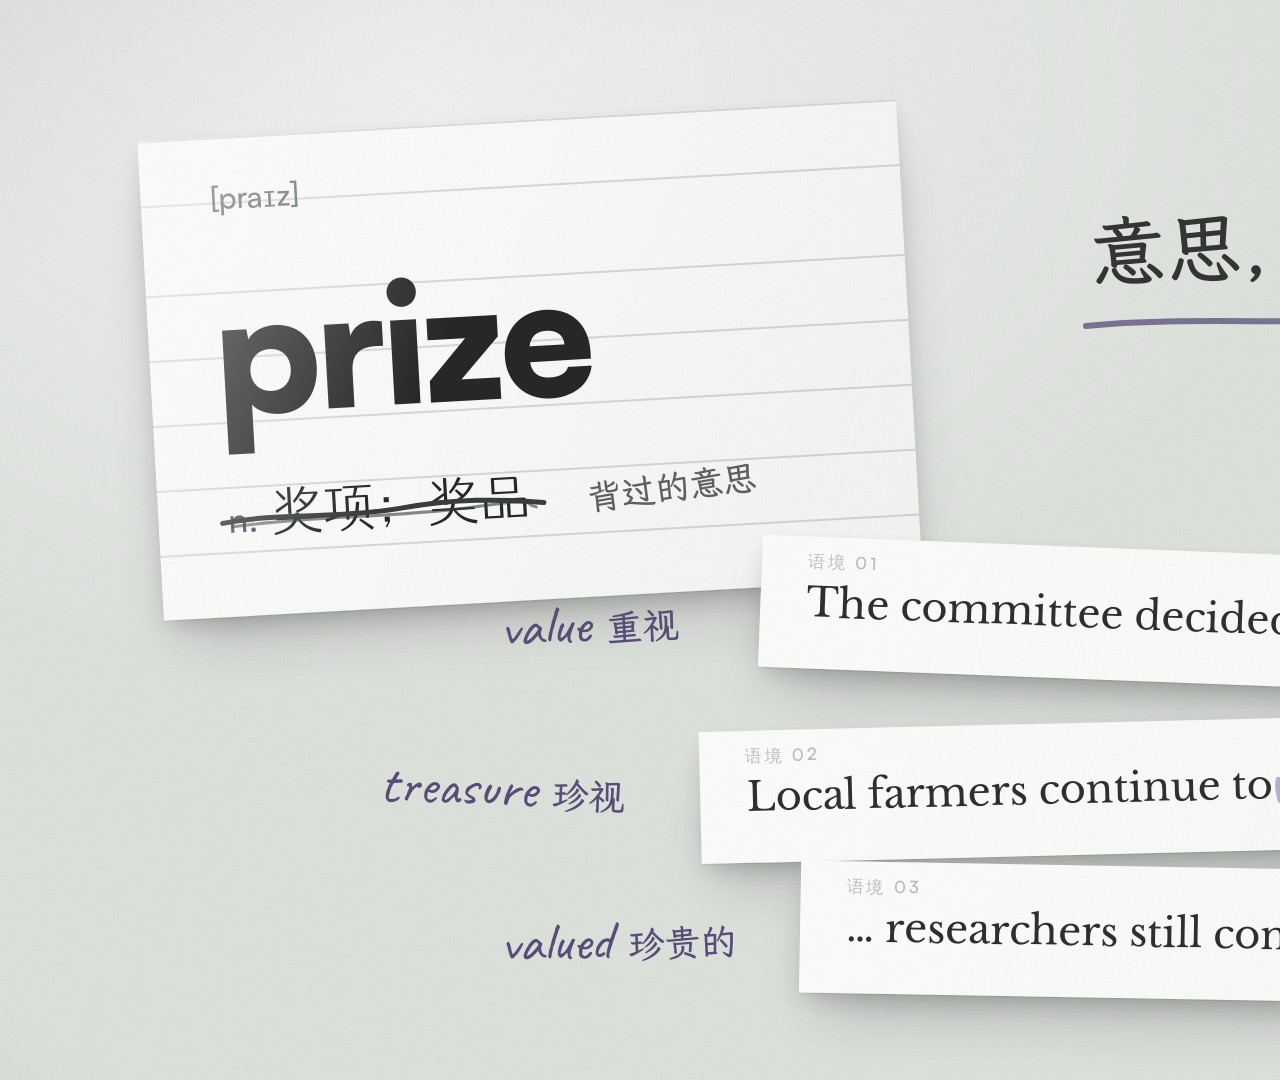
<file: promo/motion-v5/directions/b.html>
<!doctype html>
<html lang="zh-CN">
<head>
<meta charset="utf-8">
<title>方向 B · 编辑拼贴（关键帧）</title>
<style>
@font-face { font-family: "Satoshi"; src: url("../assets/fonts/satoshi-latin-900-normal.woff2") format("woff2"); font-weight: 900; }
@font-face { font-family: "Satoshi"; src: url("../assets/fonts/satoshi-latin-500-normal.woff2") format("woff2"); font-weight: 500; }
@font-face { font-family: "Baskerville"; src: url("../../fonts/librebaskerville-LibreBaskerville.ttf") format("truetype"); font-weight: 400; }
@font-face { font-family: "Baskerville"; src: url("../assets/fonts/librebaskerville-LibreBaskerville-Italic.ttf") format("truetype"); font-style: italic; }
@font-face { font-family: "Tsanger YuYang"; src: url("../assets/fonts/tsanger-yuyang-400.subset.woff2") format("woff2"); font-weight: 400; }
@font-face { font-family: "WenKai"; src: url("fonts/LXGWWenKai-500.woff") format("woff"); }
@font-face { font-family: "Caveat"; src: url("fonts/caveat-Caveat.ttf") format("truetype"); }
html, body { margin: 0; width: 1920px; height: 1080px; overflow: hidden; }
#film { position: relative; width: 1920px; height: 1080px; overflow: hidden; background: #dfe3de; }
/* 桌面的光：左上窗光，右下压暗 */
#film::before { content: ""; position: absolute; inset: 0; background: radial-gradient(1500px 1000px at 22% 8%, rgba(255,255,255,.55), transparent 60%), radial-gradient(140% 120% at 60% 60%, transparent 50%, rgba(37,40,37,.22)); }
.paper { position: absolute; background: #fbfcfa; box-shadow: 0 1px 1px rgba(37,40,37,.10), 0 10px 22px -6px rgba(37,40,37,.22), 0 34px 60px -24px rgba(37,40,37,.30); }
.paper::after { content: ""; position: absolute; inset: 0; background: linear-gradient(115deg, rgba(255,255,255,.5), transparent 40%, rgba(37,40,37,.035)); pointer-events: none; }
/* 词卡 */
#card { left: 150px; top: 120px; width: 760px; height: 480px; transform: rotate(-3.2deg); background-image: repeating-linear-gradient(180deg, transparent 0 63px, #d5dad5 63px 65px); background-position: 0 92px; background-color: #fbfcfa; }
#card .rule { position: absolute; left: 0; right: 0; top: 112px; height: 2px; background: #c9b9c9; }
#card .w { position: absolute; left: 64px; top: 128px; font: 900 168px/1 "Satoshi"; letter-spacing: -.03em; color: #252825; }
#card .ph { position: absolute; left: 70px; top: 46px; font: 500 30px/1 "Satoshi"; color: #646a63; }
#card .sense { position: absolute; left: 70px; top: 352px; font: 400 52px/1 "Tsanger YuYang"; color: #252825; }
#card .sense b { font: 500 34px/1 "Satoshi"; color: #584e78; margin-right: 14px; }
.pencil { position: absolute; font: 500 40px/1.2 "WenKai"; color: #4a4f4a; opacity: .88; white-space: nowrap; }
svg.ink { position: absolute; overflow: visible; }
/* 句子纸条 */
.slip { width: 1320px; height: 132px; display: flex; align-items: center; padding: 0 46px; box-sizing: border-box; font: 400 40px/1 "Baskerville"; color: #2d302d; white-space: nowrap; }
.slip .no { position: absolute; left: 46px; top: 16px; font: 500 17px/1 "Satoshi"; letter-spacing: .16em; color: #8b918a; }
.slip .tw { position: relative; z-index: 1; }
.slip .hl { position: relative; display: inline-block; }
.slip .hl svg { position: absolute; left: -10px; right: -10px; top: 6px; width: calc(100% + 20px); height: 36px; z-index: -1; mix-blend-mode: multiply; }
#s1 { left: 760px; top: 560px; transform: rotate(2.2deg); }
#s2 { left: 700px; top: 716px; transform: rotate(-1.4deg); }
#s3 { left: 800px; top: 872px; transform: rotate(1deg); }
.gloss { position: absolute; font: 400 56px/1 "Caveat"; color: #584e78; white-space: nowrap; }
.gloss span { font: 500 36px/1 "WenKai"; margin-left: 16px; }
#stamp { position: absolute; left: 1660px; top: 840px; width: 230px; height: 230px; transform: rotate(-11deg); mix-blend-mode: multiply; opacity: .92; }
#claim { left: 1090px; top: 196px; font-size: 76px; color: #252825; transform: rotate(-2.5deg); opacity: .92; }
#grain { position: absolute; inset: 0; mix-blend-mode: multiply; opacity: .22; pointer-events: none; }
</style>
</head>
<body>
<div id="film" data-composition-id="b" data-width="1920" data-height="1080">
  <!-- 词卡：背过的意思 -->
  <div class="paper" id="card">
    <span class="ph">[praɪz]</span>
    <span class="w">prize</span>
    <span class="sense"><b>n.</b>奖项；奖品</span>
    <svg class="ink" style="left:60px; top:368px" width="330" height="30" viewBox="0 0 330 30"><path d="M4 18 C60 10 120 20 180 13 S280 9 326 15" fill="none" stroke="#3a3e3a" stroke-width="5" stroke-linecap="round"/><path d="M14 22 C90 15 170 22 250 16 S300 14 318 19" fill="none" stroke="#3a3e3a" stroke-width="3" stroke-linecap="round" opacity=".6"/></svg>
    <span class="pencil" style="left:430px; top:356px; font-size:34px; transform: rotate(-4deg)">背过的意思</span>
  </div>

  <!-- 手写的结论 -->
  <span class="pencil" id="claim">意思，在句子里。</span>
  <svg class="ink" style="left:1080px; top:300px" width="420" height="40" viewBox="0 0 420 40"><path d="M6 26 C120 14 260 30 412 12" fill="none" stroke="#584e78" stroke-width="6" stroke-linecap="round" opacity=".75"/></svg>

  <!-- 三张句子纸条（小程序题目原句，非刊物剪报） -->
  <div class="paper slip" id="s1"><span class="no">语境 01</span><span class="tw">The committee decided to <span class="hl"><svg viewBox="0 0 100 40" preserveAspectRatio="none"><path d="M3 9 C30 5 70 7 97 6 C99 18 99 28 96 36 C70 38 30 37 4 37 C1 27 1 17 3 9Z" fill="#9a90ba" opacity=".7"/></svg>prize</span> accuracy over speed …</span>
    <svg class="ink" style="left:690px; top:22px" width="370" height="96" viewBox="0 0 370 96"><path d="M30 14 C130 -4 330 2 360 40 C378 70 250 92 140 88 C40 84 -6 62 12 36 C22 22 60 12 100 10" fill="none" stroke="#584e78" stroke-width="3.5" stroke-linecap="round"/></svg>
  </div>
  <span class="gloss" style="left:500px; top:596px; transform: rotate(-3deg)">value<span>重视</span></span>

  <div class="paper slip" id="s2"><span class="no">语境 02</span><span class="tw">Local farmers continue to <span class="hl"><svg viewBox="0 0 100 40" preserveAspectRatio="none"><path d="M2 8 C30 6 70 4 98 8 C99 18 100 28 97 35 C70 37 30 38 3 36 C1 26 0 16 2 8Z" fill="#9a90ba" opacity=".7"/></svg>prize</span> the traditional seed varieties …</span></div>
  <span class="gloss" style="left:380px; top:760px; transform: rotate(2deg)">treasure<span>珍视</span></span>

  <div class="paper slip" id="s3"><span class="no">语境 03</span><span class="tw">… researchers still consider them highly <span class="hl"><svg viewBox="0 0 100 40" preserveAspectRatio="none"><path d="M3 10 C30 6 70 6 97 9 C99 19 99 29 96 35 C70 38 30 36 4 36 C1 27 1 18 3 10Z" fill="#9a90ba" opacity=".7"/></svg>prized</span> records …</span></div>
  <span class="gloss" style="left:500px; top:912px; transform: rotate(-2deg)">valued<span>珍贵的</span></span>

  <img id="stamp" src="../assets/completion-stamp.webp" alt="">

  <svg id="grain" width="1920" height="1080"><filter id="n"><feTurbulence type="fractalNoise" baseFrequency=".85" numOctaves="3" seed="3" stitchTiles="stitch"/><feColorMatrix type="matrix" values="0 0 0 0 .5  0 0 0 0 .5  0 0 0 0 .5  0 0 0 .55 0"/></filter><rect width="1920" height="1080" filter="url(#n)"/></svg>
</div>
<script>window.__timelines = window.__timelines || {};</script>
</body>
</html>
</file>
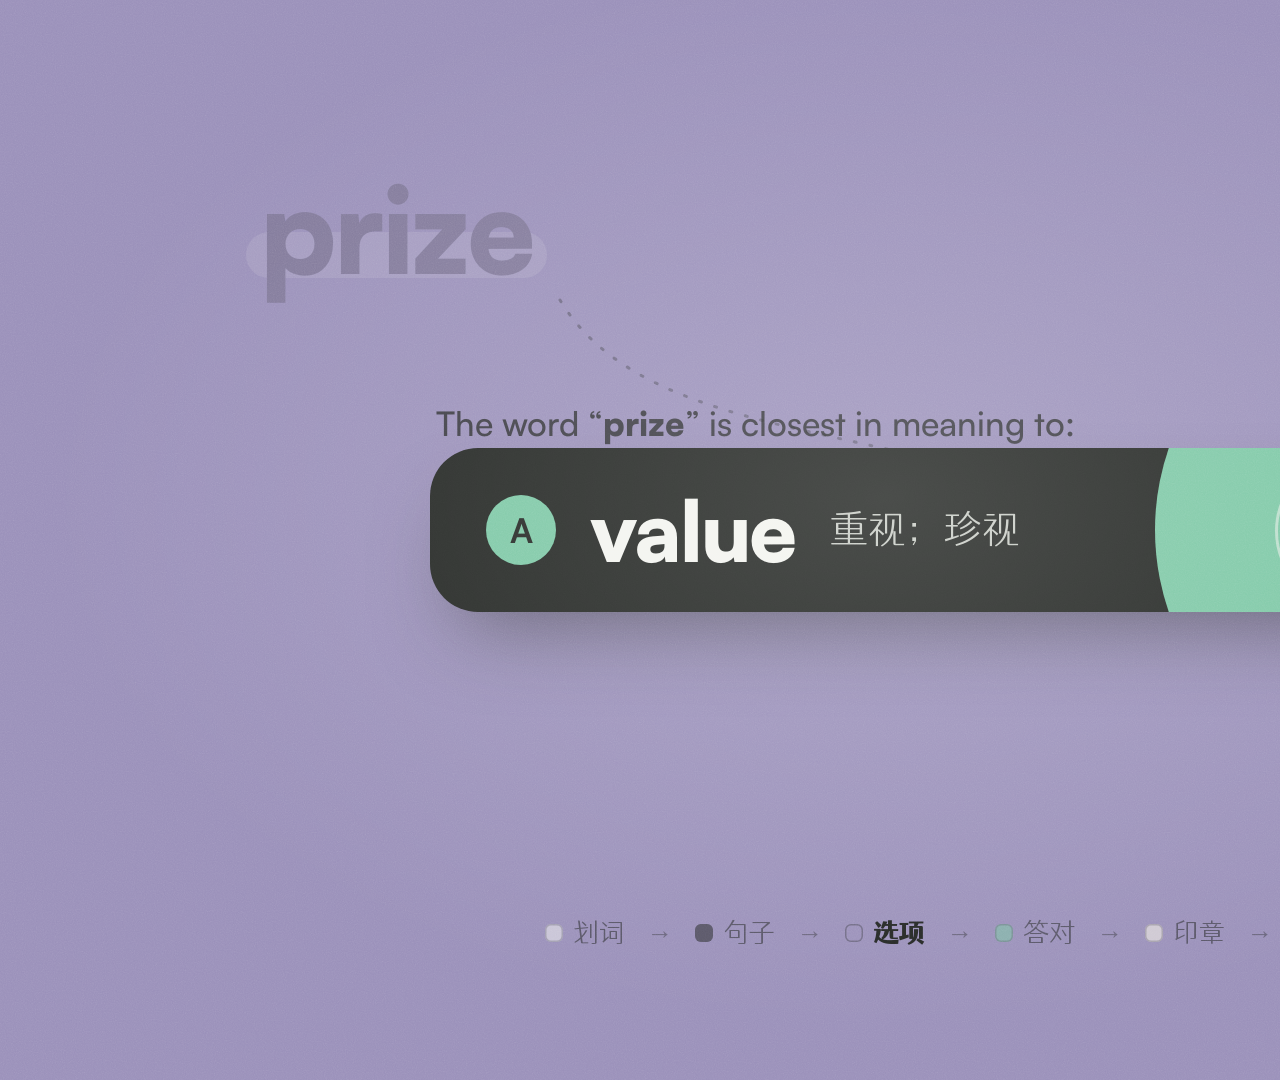
<file: promo/motion-v5/directions/c.html>
<!doctype html>
<html lang="zh-CN">
<head>
<meta charset="utf-8">
<title>方向 C · 一镜到底（关键帧）</title>
<style>
@font-face { font-family: "Satoshi"; src: url("../assets/fonts/satoshi-latin-900-normal.woff2") format("woff2"); font-weight: 900; }
@font-face { font-family: "Satoshi"; src: url("../assets/fonts/satoshi-latin-700-normal.woff2") format("woff2"); font-weight: 700; }
@font-face { font-family: "Satoshi"; src: url("../assets/fonts/satoshi-latin-500-normal.woff2") format("woff2"); font-weight: 500; }
@font-face { font-family: "Tsanger YuYang"; src: url("../assets/fonts/tsanger-yuyang-400.subset.woff2") format("woff2"); font-weight: 400; }
@font-face { font-family: "Tsanger YuYang"; src: url("../assets/fonts/tsanger-yuyang-700.subset.woff2") format("woff2"); font-weight: 700; }
html, body { margin: 0; width: 1920px; height: 1080px; overflow: hidden; }
#film { position: relative; width: 1920px; height: 1080px; overflow: hidden; background: #9a90ba; font-family: "Satoshi", sans-serif; }
/* 色场：上一拍的深色桌面正被薰衣草色场推走（右上角残留），色场自身带一点光 */
#prev { position: absolute; inset: 0; background: #252825; clip-path: circle(520px at 2040px -120px); }
#film::after { content: ""; position: absolute; inset: 0; background: radial-gradient(1200px 760px at 46% 46%, rgba(255,255,255,.17), transparent 70%), radial-gradient(130% 130% at 50% 50%, transparent 55%, rgba(37,40,37,.22)); pointer-events: none; }
/* 上一个状态的残影：荧光笔下的 prize，沿路径飞过来 */
#ghost { position: absolute; left: 260px; top: 168px; font: 900 120px/1 "Satoshi"; letter-spacing: -.025em; color: #252825; opacity: .2; }
#ghost i { position: absolute; left: -14px; right: -14px; top: 64px; height: 46px; border-radius: 23px; background: #f3f4ef; opacity: .55; z-index: -1; }
#path { position: absolute; left: 0; top: 0; overflow: visible; }
/* 主角：同一个形状，此刻变成了答对的选项 */
#hero { position: absolute; left: 430px; top: 448px; width: 1060px; height: 164px; border-radius: 48px; background: #252825; box-shadow: 0 40px 80px -30px rgba(37,40,37,.55); overflow: hidden; }
#hero .fill { position: absolute; inset: 0; background: #7bc7a4; clip-path: circle(250px at 975px 82px); }
#hero .row { position: absolute; inset: 0; display: flex; align-items: center; gap: 34px; padding: 0 56px; }
#hero .m { width: 70px; height: 70px; border-radius: 50%; display: grid; place-items: center; background: #7bc7a4; color: #252825; font: 700 34px/1 "Satoshi"; flex: none; }
#hero .lb { font: 900 84px/1 "Satoshi"; color: #f3f4ef; letter-spacing: -.02em; }
#hero .zh { font: 400 38px/1 "Tsanger YuYang"; color: #c7cbc4; }
#hero .ck { position: absolute; right: 52px; top: 50%; width: 64px; height: 64px; margin-top: -32px; fill: none; stroke: #252825; stroke-width: 3.4; stroke-linecap: round; stroke-linejoin: round; }
#tap { position: absolute; left: 1350px; top: 528px; width: 150px; height: 150px; margin: -75px 0 0 -75px; border-radius: 50%; border: 3px solid rgba(243,244,239,.75); opacity: .7; }
#prompt { position: absolute; left: 436px; top: 372px; font: 500 34px/1 "Satoshi"; color: #252825; opacity: .78; }
#prompt b { font-weight: 900; }
/* 状态链：这个形状在全片里依次变成什么，每个状态有自己的色场 */
#chain { position: absolute; left: 0; right: 0; top: 920px; display: flex; justify-content: center; align-items: center; gap: 22px; font: 400 26px/1 "Tsanger YuYang"; color: #252825; }
#chain .s { display: flex; align-items: center; gap: 10px; opacity: .55; }
#chain .s.on { opacity: 1; font-weight: 700; }
#chain .c { width: 18px; height: 18px; border-radius: 6px; box-shadow: inset 0 0 0 1.5px rgba(37,40,37,.35); }
#chain .ar { opacity: .4; }
#tc { position: absolute; right: 80px; top: 70px; font: 500 24px/1 "Satoshi"; letter-spacing: .14em; color: #252825; opacity: .6; font-variant-numeric: tabular-nums; }
#grain { position: absolute; inset: 0; mix-blend-mode: overlay; opacity: .16; pointer-events: none; }
</style>
</head>
<body>
<div id="film" data-composition-id="c" data-width="1920" data-height="1080">
  <div id="prev"></div>
  <span id="ghost">prize<i></i></span>
  <svg id="path" width="1920" height="1080"><path d="M560 300 C620 400 760 420 900 452" fill="none" stroke="#252825" stroke-width="3" stroke-dasharray="2 14" stroke-linecap="round" opacity=".35"/></svg>
  <p id="prompt">The word “<b>prize</b>” is closest in meaning to:</p>
  <div id="hero">
    <div class="row"><span class="m">A</span><span class="lb">value</span><span class="zh">重视；珍视</span></div>
    <div class="fill"></div>
    <svg class="ck" viewBox="0 0 24 24"><path d="M5 12.5l4.5 4.5L19 7.5"/></svg>
  </div>
  <i id="tap"></i>
  <div id="chain">
    <span class="s"><i class="c" style="background:#f1f2f0"></i>划词</span><span class="ar">→</span>
    <span class="s"><i class="c" style="background:#252825"></i>句子</span><span class="ar">→</span>
    <span class="s on"><i class="c" style="background:#9a90ba"></i>选项</span><span class="ar">→</span>
    <span class="s"><i class="c" style="background:#7bc7a4"></i>答对</span><span class="ar">→</span>
    <span class="s"><i class="c" style="background:#fcf9e8"></i>印章</span><span class="ar">→</span>
    <span class="s"><i class="c" style="background:#9a90ba"></i>标志</span>
  </div>
  <span id="tc">00:15:12</span>
  <svg id="grain" width="1920" height="1080"><filter id="n"><feTurbulence type="fractalNoise" baseFrequency=".9" numOctaves="2" seed="7" stitchTiles="stitch"/><feColorMatrix type="saturate" values="0"/></filter><rect width="1920" height="1080" filter="url(#n)"/></svg>
</div>
<script>window.__timelines = window.__timelines || {};</script>
</body>
</html>
</file>
